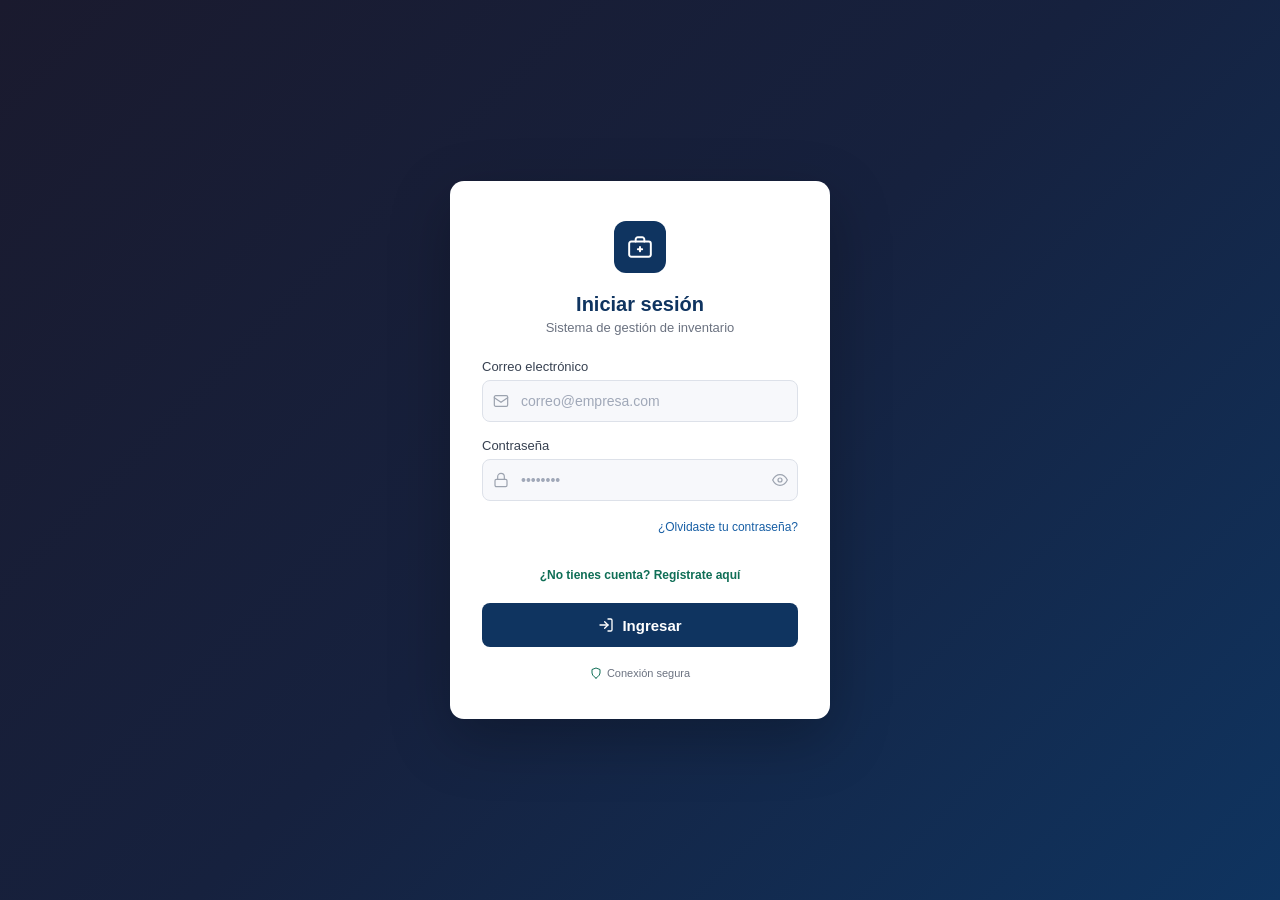
<file: login.html>
<!DOCTYPE html>
<html lang="es">
<head>
  <meta charset="UTF-8">
  <title>Login Inventario</title>
  <link rel="stylesheet" href="login.css">
</head>
<body>

<div class="login-container">

  <!-- Ícono superior -->
  <div class="logo-wrap">
    <div class="logo-icon">
      <svg width="26" height="26" viewBox="0 0 24 24" fill="none" stroke="#ffffff"
        stroke-width="1.8" stroke-linecap="round" stroke-linejoin="round">
        <rect x="2" y="7" width="20" height="14" rx="2"/>
        <path d="M16 7V5a2 2 0 0 0-2-2h-4a2 2 0 0 0-2 2v2"/>
        <line x1="12" y1="12" x2="12" y2="16"/>
        <line x1="10" y1="14" x2="14" y2="14"/>
      </svg>
    </div>
  </div>

  <h2>Iniciar sesión</h2>
  <p class="subtitle">Sistema de gestión de inventario</p>

  <!-- Campo email -->
  <div class="field">
    <label for="email">Correo electrónico</label>
    <div class="input-wrap">
      <svg viewBox="0 0 24 24" fill="none" stroke="currentColor"
        stroke-width="1.8" stroke-linecap="round" stroke-linejoin="round">
        <rect x="2" y="4" width="20" height="16" rx="2"/>
        <path d="M22 7l-10 7L2 7"/>
      </svg>
      <input type="email" id="email" placeholder="correo@empresa.com">
    </div>
  </div>

  <!-- Campo contraseña -->
  <div class="field">
    <label for="password">Contraseña</label>
    <div class="input-wrap">
      <svg viewBox="0 0 24 24" fill="none" stroke="currentColor"
        stroke-width="1.8" stroke-linecap="round" stroke-linejoin="round">
        <rect x="3" y="11" width="18" height="11" rx="2"/>
        <path d="M7 11V7a5 5 0 0 1 10 0v4"/>
      </svg>
      <input type="password" id="password" placeholder="••••••••">
      <button type="button" class="toggle-btn" onclick="togglePass()">
        <svg id="eye-icon" viewBox="0 0 24 24" fill="none" stroke="currentColor"
          stroke-width="1.8" stroke-linecap="round" stroke-linejoin="round">
          <path d="M1 12s4-8 11-8 11 8 11 8-4 8-11 8-11-8-11-8z"/>
          <circle cx="12" cy="12" r="3"/>
        </svg>
      </button>
    </div>
  </div>

  <div class="forgot"><a href="#">¿Olvidaste tu contraseña?</a></div>
  <div class="forgot" style="text-align: center; margin-top: 10px;">
    <a href="registro.html" style="color: #0F6E56; font-weight: bold;">¿No tienes cuenta? Regístrate aquí</a>
  </div>

  <button class="btn-login" onclick="login()">
    <svg width="16" height="16" viewBox="0 0 24 24" fill="none" stroke="currentColor"
      stroke-width="2" stroke-linecap="round" stroke-linejoin="round">
      <path d="M15 3h4a2 2 0 0 1 2 2v14a2 2 0 0 1-2 2h-4"/>
      <polyline points="10 17 15 12 10 7"/>
      <line x1="15" y1="12" x2="3" y2="12"/>
    </svg>
    Ingresar
  </button>

  <p id="mensaje"></p>

  <!-- Badge seguridad -->
  <div class="badge">
    <svg width="12" height="12" viewBox="0 0 24 24" fill="none" stroke="#0F6E56"
      stroke-width="2" stroke-linecap="round" stroke-linejoin="round">
      <path d="M12 22s8-4 8-10V5l-8-3-8 3v7c0 6 8 10 8 10z"/>
    </svg>
    Conexión segura
  </div>

</div>

<script src="login.js"></script>
<script>
function togglePass() {
  const input = document.getElementById('password');
  const icon = document.getElementById('eye-icon');
  if (input.type === 'password') {
    input.type = 'text';
    icon.innerHTML = `<path d="M17.94 17.94A10.07 10.07 0 0 1 12 20c-7 0-11-8-11-8a18.45 18.45 0 0 1 5.06-5.94M9.9 4.24A9.12 9.12 0 0 1 12 4c7 0 11 8 11 8a18.5 18.5 0 0 1-2.16 3.19m-6.72-1.07a3 3 0 1 1-4.24-4.24"/><line x1="1" y1="1" x2="23" y2="23"/>`;
  } else {
    input.type = 'password';
    icon.innerHTML = `<path d="M1 12s4-8 11-8 11 8 11 8-4 8-11 8-11-8-11-8z"/><circle cx="12" cy="12" r="3"/>`;
  }
}
</script>
</body>
</html>
</file>
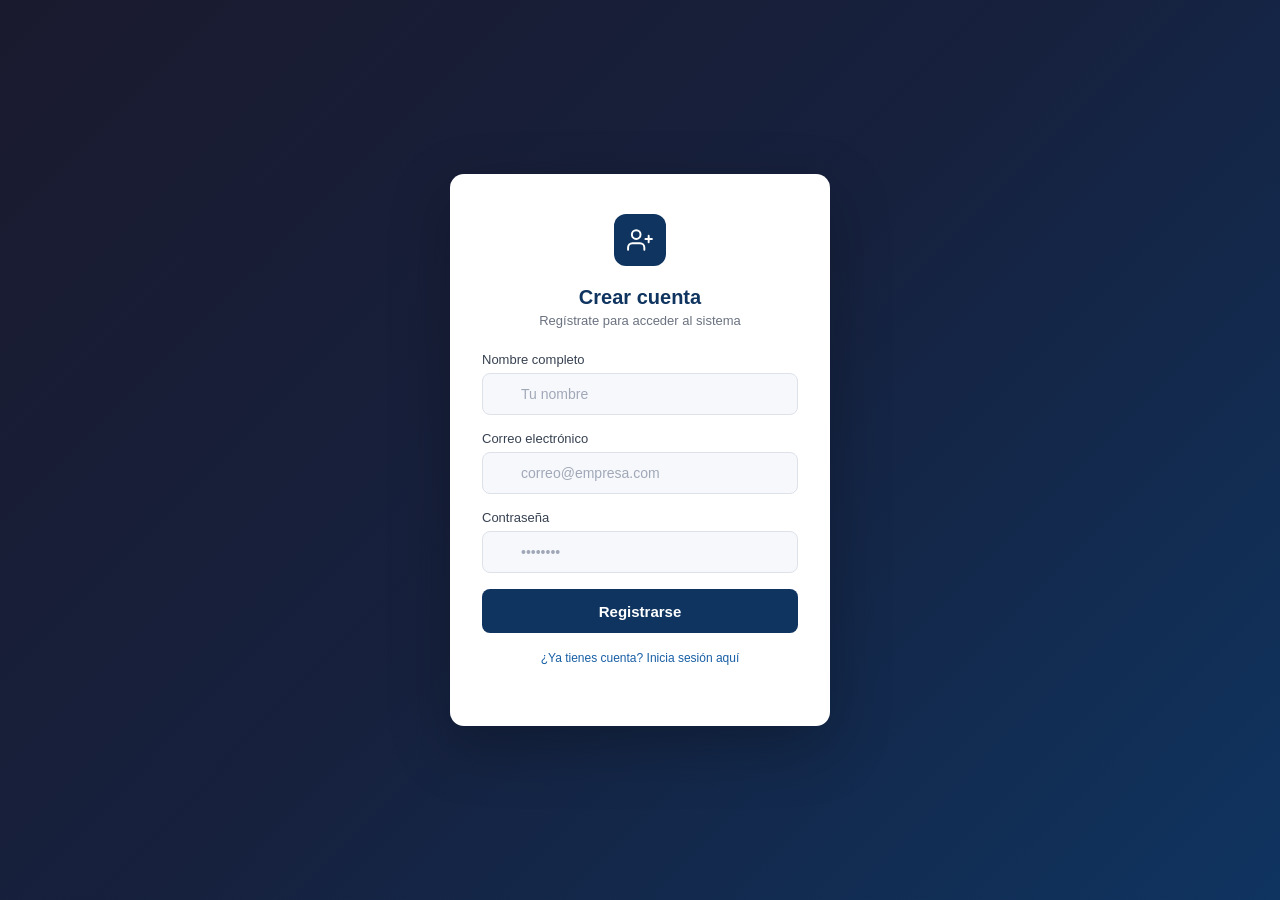
<file: registro.html>
<!DOCTYPE html>
<html lang="es">
<head>
  <meta charset="UTF-8">
  <title>Registro Inventario</title>
  <link rel="stylesheet" href="login.css">
</head>
<body>

<div class="login-container">

  <div class="logo-wrap">
    <div class="logo-icon">
      <svg width="26" height="26" viewBox="0 0 24 24" fill="none" stroke="#ffffff"
        stroke-width="1.8" stroke-linecap="round" stroke-linejoin="round">
        <path d="M16 21v-2a4 4 0 0 0-4-4H5a4 4 0 0 0-4 4v2"/>
        <circle cx="8.5" cy="7" r="4"/>
        <line x1="20" y1="8" x2="20" y2="14"/>
        <line x1="17" y1="11" x2="23" y2="11"/>
      </svg>
    </div>
  </div>

  <h2>Crear cuenta</h2>
  <p class="subtitle">Regístrate para acceder al sistema</p>

  <div class="field">
    <label for="nombre">Nombre completo</label>
    <div class="input-wrap">
      <input type="text" id="nombre" placeholder="Tu nombre">
    </div>
  </div>

  <div class="field">
    <label for="email">Correo electrónico</label>
    <div class="input-wrap">
      <input type="email" id="email" placeholder="correo@empresa.com">
    </div>
  </div>

  <div class="field">
    <label for="password">Contraseña</label>
    <div class="input-wrap">
      <input type="password" id="password" placeholder="••••••••">
    </div>
  </div>

  <button class="btn-login" onclick="registrar()">
    Registrarse
  </button>

  <p id="mensaje"></p>

  <div class="forgot" style="text-align: center; margin-top: 15px;">
    <a href="login.html">¿Ya tienes cuenta? Inicia sesión aquí</a>
  </div>

</div>

<script src="registro.js"></script>
</body>
</html>
</file>
<file: login.css>
*, *::before, *::after { box-sizing: border-box; margin: 0; padding: 0; }

body {
  min-height: 100vh;
  display: flex;
  align-items: center;
  justify-content: center;
  background: linear-gradient(135deg, #1a1a2e 0%, #16213e 50%, #0f3460 100%);
  font-family: -apple-system, BlinkMacSystemFont, 'Segoe UI', sans-serif;
}

.login-container {
  background: #ffffff;
  border-radius: 14px;
  padding: 2.5rem 2rem;
  width: 100%;
  max-width: 380px;
  box-shadow: 0 20px 60px rgba(0,0,0,0.25);
  display: flex;
  flex-direction: column;
}

/* Logo */
.logo-wrap {
  display: flex;
  justify-content: center;
  margin-bottom: 1.25rem;
}
.logo-icon {
  width: 52px;
  height: 52px;
  background: #0f3460;
  border-radius: 12px;
  display: flex;
  align-items: center;
  justify-content: center;
}

/* Títulos */
.login-container h2 {
  text-align: center;
  font-size: 20px;
  font-weight: 600;
  color: #0f3460;
  margin-bottom: 0.25rem;
}
.subtitle {
  text-align: center;
  font-size: 13px;
  color: #6b7280;
  margin-bottom: 1.5rem;
}

/* Campos */
.field { margin-bottom: 1rem; }
.field label {
  display: block;
  font-size: 13px;
  font-weight: 500;
  color: #374151;
  margin-bottom: 6px;
}
.input-wrap {
  position: relative;
  display: flex;
  align-items: center;
}
.input-wrap > svg {
  position: absolute;
  left: 11px;
  width: 16px;
  height: 16px;
  color: #9ca3af;
  pointer-events: none;
}
.input-wrap input {
  width: 100%;
  height: 42px;
  padding: 0 40px 0 38px;
  font-size: 14px;
  border: 1px solid #dde1e9;
  border-radius: 8px;
  background: #f7f8fb;
  color: #1a1a2e;
  outline: none;
  transition: border-color 0.2s, box-shadow 0.2s, background 0.2s;
}
.input-wrap input::placeholder { color: #a0a8b8; }
.input-wrap input:focus {
  border-color: #0f3460;
  background: #fff;
  box-shadow: 0 0 0 3px rgba(15,52,96,0.12);
}

/* Ojo contraseña */
.toggle-btn {
  position: absolute;
  right: 10px;
  background: none;
  border: none;
  cursor: pointer;
  padding: 0;
  color: #9ca3af;
  display: flex;
  align-items: center;
}
.toggle-btn svg { width: 16px; height: 16px; }

/* Olvidé contraseña */
.forgot { text-align: right; margin-bottom: 1.25rem; }
.forgot a { font-size: 12px; color: #185FA5; text-decoration: none; }
.forgot a:hover { text-decoration: underline; }

/* Botón ingresar */
.btn-login {
  width: 100%;
  height: 44px;
  background: #0f3460;
  color: #fff;
  border: none;
  border-radius: 8px;
  font-size: 15px;
  font-weight: 600;
  cursor: pointer;
  display: flex;
  align-items: center;
  justify-content: center;
  gap: 8px;
  transition: background 0.2s, transform 0.1s;
}
.btn-login:hover  { background: #185FA5; }
.btn-login:active { transform: scale(0.98); }

/* Mensaje */
#mensaje {
  text-align: center;
  font-size: 13px;
  margin-top: 1rem;
  min-height: 20px;
  border-radius: 8px;
  padding: 0;
}
#mensaje.error   { color: #A32D2D; background: #FCEBEB; padding: 8px 12px; }
#mensaje.success { color: #0F6E56; background: #E1F5EE; padding: 8px 12px; }

/* Badge */
.badge {
  display: flex;
  align-items: center;
  justify-content: center;
  gap: 5px;
  margin-top: 1.25rem;
  font-size: 11px;
  color: #6b7280;
}
#mensaje {
    text-align: center;
    font-size: 14px;
    margin-top: 1rem;
    padding: 10px 14px;
    /*border-radius: 8px;*/
    font-weight: 500;
    display: none; /* oculto por defecto */
}

#mensaje.exito {
    display: block;
    background-color: #e6f9f0;
    color: #0eb88d;
    border: 1px solid #9FE1CB;
}

#mensaje.error {
    display: block;
    background-color: #FCEBEB;
    color: #A32D2D;
    border: 1px solid #F7C1C1;
}
</file>
